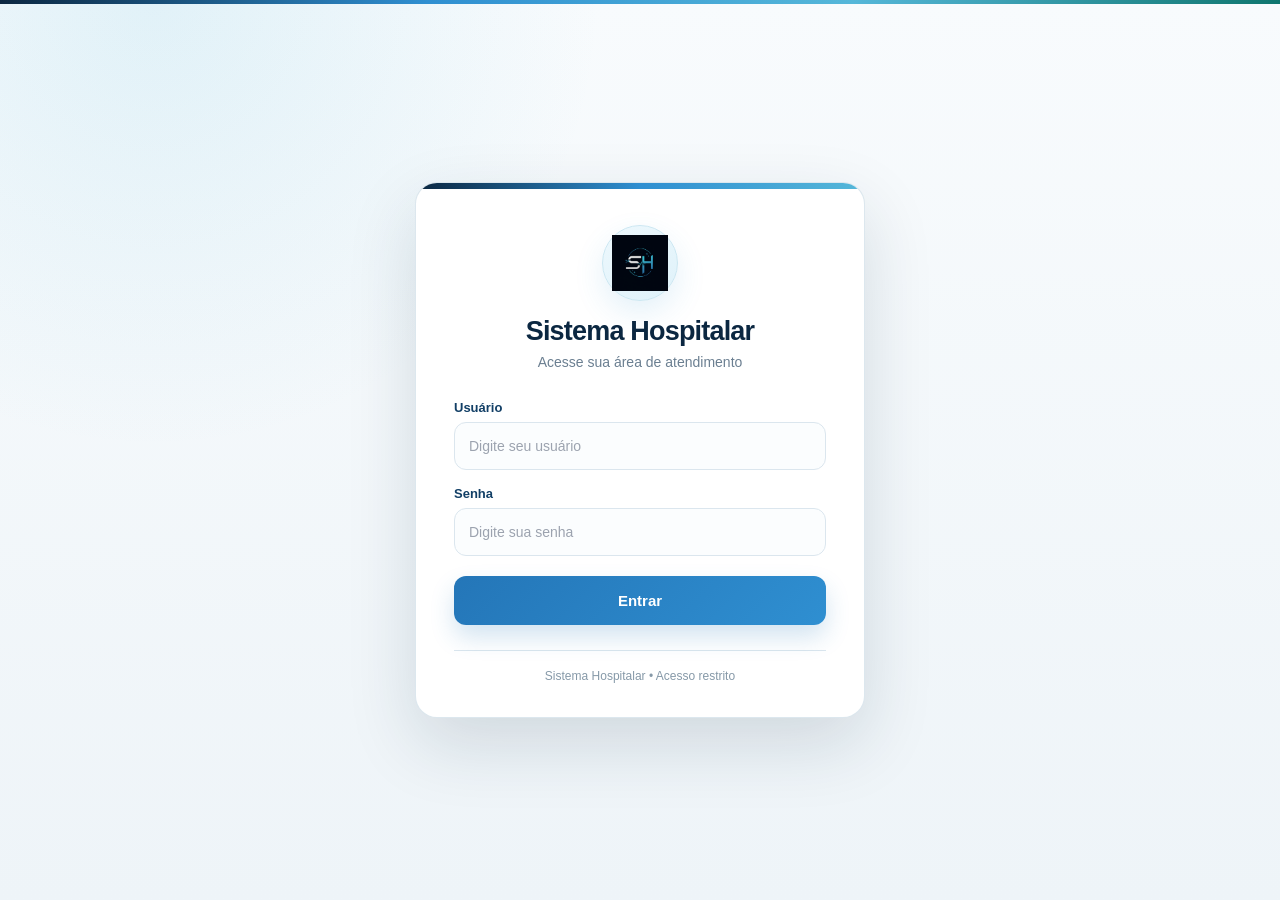
<file: frontend/index.html>
<!DOCTYPE html>
<html lang="pt-BR">
<head>
    <meta charset="UTF-8">
    <meta name="viewport" content="width=device-width, initial-scale=1.0">

    <title>Login - Sistema Hospitalar</title>

    <style>
        * {
            box-sizing: border-box;
            margin: 0;
            padding: 0;
        }

        body {
            min-height: 100vh;
            font-family: Arial, Helvetica, sans-serif;
            background: #eef1f5;
            color: #1f2937;

            display: flex;
            justify-content: center;
            align-items: center;

            padding: 20px;
        }

        /* =========================
           CONTAINER
        ========================= */

        .container {
            width: 100%;
            max-width: 420px;

            background: #ffffff;

            padding: 38px 35px;

            border-radius: 16px;

            border-top: 5px solid #2563eb;

            box-shadow:
                0 8px 25px rgba(0, 0, 0, 0.08);
        }

        /* =========================
           CABEÇALHO
        ========================= */

        .cabecalho {
            text-align: center;
            margin-bottom: 30px;
        }

        .icone {
            width: 62px;
            height: 62px;

            margin: 0 auto 15px;

            border-radius: 50%;

            background: #eff6ff;

            display: flex;
            justify-content: center;
            align-items: center;

            font-size: 30px;
        }

        h1 {
            color: #1e3a8a;
            font-size: 24px;
            margin-bottom: 7px;
        }

        .subtitulo {
            color: #6b7280;
            font-size: 14px;
        }

        /* =========================
           FORMULÁRIO
        ========================= */

        .formulario {
            display: grid;
            gap: 16px;
        }

        .campo {
            display: grid;
            gap: 7px;
        }

        .campo label {
            font-size: 13px;
            font-weight: bold;
            color: #374151;
        }

        .campo input {
            width: 100%;

            padding: 13px 14px;

            border: 1px solid #d1d5db;
            border-radius: 8px;

            font-family: inherit;
            font-size: 14px;

            outline: none;

            background: #ffffff;

            transition: 0.2s;
        }

        .campo input:focus {
            border-color: #2563eb;

            box-shadow:
                0 0 0 3px rgba(37, 99, 235, 0.10);
        }

        .campo input::placeholder {
            color: #9ca3af;
        }

        /* =========================
           BOTÃO
        ========================= */

        .btn-entrar {
            width: 100%;

            border: none;
            border-radius: 8px;

            padding: 13px;

            margin-top: 4px;

            background: #2563eb;
            color: #ffffff;

            font-size: 15px;
            font-weight: bold;

            cursor: pointer;

            transition: 0.2s;
        }

        .btn-entrar:hover {
            background: #1d4ed8;
        }

        .btn-entrar:active {
            transform: translateY(1px);
        }

        .btn-entrar:disabled {
            opacity: 0.65;
            cursor: not-allowed;
        }

        /* =========================
           STATUS
        ========================= */

        .status {
            display: none;

            padding: 11px 12px;

            border-radius: 8px;

            font-size: 13px;
            font-weight: bold;

            text-align: center;
        }

        .status.erro {
            display: block;

            background: #fee2e2;
            border: 1px solid #fecaca;

            color: #991b1b;
        }

        /* =========================
           RODAPÉ
        ========================= */

        .rodape {
            margin-top: 25px;

            padding-top: 18px;

            border-top: 1px solid #e5e7eb;

            text-align: center;

            color: #9ca3af;

            font-size: 12px;
        }

        /* =========================
           RESPONSIVO
        ========================= */

        @media (max-width: 480px) {

            body {
                padding: 15px;
            }

            .container {
                padding: 30px 22px;
            }

            h1 {
                font-size: 22px;
            }
        }
    
        /* ===== Sentinela Design System v2 ===== */
        :root{
            --sn-bg:#eef4f8;
            --sn-surface:#fff;
            --sn-navy:#0b2741;
            --sn-navy2:#123f66;
            --sn-blue:#2476b8;
            --sn-blue2:#2f8fd1;
            --sn-cyan:#55b7d9;
            --sn-teal:#0f766e;
            --sn-text:#142536;
            --sn-muted:#6b7f91;
            --sn-line:#dbe6ee;
            --sn-shadow:0 18px 50px rgba(16,45,70,.10);
            --sn-shadow-soft:0 8px 24px rgba(16,45,70,.07);
        }
        body{
            font-family:Inter,ui-sans-serif,-apple-system,BlinkMacSystemFont,"Segoe UI",Roboto,Arial,sans-serif;
            background:radial-gradient(circle at 12% 0%,rgba(85,183,217,.14),transparent 28rem),linear-gradient(180deg,#f8fbfd,var(--sn-bg));
            color:var(--sn-text);
        }
        body::before{
            content:"";
            position:fixed;
            inset:0 0 auto 0;
            height:4px;
            background:linear-gradient(90deg,var(--sn-navy),var(--sn-blue2),var(--sn-cyan),var(--sn-teal));
            z-index:9999;
        }
        input,select,textarea,button{font-family:inherit}

        .container{
            max-width:450px;
            padding:42px 38px 34px;
            border-radius:22px;
            border:1px solid rgba(219,230,238,.95);
            border-top:1px solid rgba(219,230,238,.95);
            box-shadow:0 26px 70px rgba(11,39,65,.14);
            position:relative;
            overflow:hidden;
        }
        .container::before{
            content:"";
            position:absolute;
            top:0;left:0;right:0;
            height:6px;
            background:linear-gradient(90deg,var(--sn-navy),var(--sn-blue2),var(--sn-cyan));
        }
        .icone{
            width:76px;height:76px;
            background:linear-gradient(145deg,#edf8fd,#dff2fa);
            border:1px solid #cce7f2;
            box-shadow:0 12px 30px rgba(47,143,209,.13);
        }
        .icone img{width:56px;height:56px;object-fit:contain}
        h1{color:var(--sn-navy);font-size:27px;letter-spacing:-.03em}
        .subtitulo{font-size:14px;color:var(--sn-muted)}
        .campo label{color:var(--sn-navy2);font-weight:750}
        .campo input{
            min-height:48px;
            border-radius:12px;
            border-color:var(--sn-line);
            background:#fbfdfe;
        }
        .campo input:focus{border-color:var(--sn-blue2);box-shadow:0 0 0 4px rgba(47,143,209,.11);background:#fff}
        .btn-entrar{
            min-height:49px;
            border-radius:12px;
            background:linear-gradient(135deg,var(--sn-blue),var(--sn-blue2));
            box-shadow:0 12px 24px rgba(36,118,184,.20);
        }
        .btn-entrar:hover{background:linear-gradient(135deg,#1d679f,#247fba);transform:translateY(-1px)}
        .rodape{color:#8699a8;border-top-color:var(--sn-line)}

    </style>
</head>

<body>

    <main class="container">

        <div class="cabecalho">

            <div class="icone">
                <img src="logo-sh.png" alt="Sentinela">
            </div>

            <h1>Sistema Hospitalar</h1>

            <p class="subtitulo">
                Acesse sua área de atendimento
            </p>

        </div>


        <form class="formulario" onsubmit="login(event)">

            <div class="campo">

                <label for="usuario">
                    Usuário
                </label>

                <input
                    type="text"
                    id="usuario"
                    placeholder="Digite seu usuário"
                    autocomplete="username"
                    required>

            </div>


            <div class="campo">

                <label for="senha">
                    Senha
                </label>

                <input
                    type="password"
                    id="senha"
                    placeholder="Digite sua senha"
                    autocomplete="current-password"
                    required>

            </div>


            <div
                id="status"
                class="status">
            </div>


            <button
                type="submit"
                id="btnEntrar"
                class="btn-entrar">

                Entrar

            </button>

        </form>


        <div class="rodape">
            Sistema Hospitalar • Acesso restrito
        </div>

    </main>


    <script>

        async function login(event) {

            event.preventDefault();

            const usuarioInput =
                document.getElementById("usuario");

            const senhaInput =
                document.getElementById("senha");

            const btnEntrar =
                document.getElementById("btnEntrar");

            const status =
                document.getElementById("status");


            const usuario =
                usuarioInput.value.trim();

            const senha =
                senhaInput.value;


            status.className = "status";
            status.textContent = "";


            if (!usuario || !senha) {

                mostrarErro(
                    "Preencha usuário e senha."
                );

                return;
            }


            btnEntrar.disabled = true;
            btnEntrar.textContent = "Entrando...";


            try {

                /*
                 * ALTERAÇÃO PRINCIPAL:
                 * A requisição agora usa a mesma origem
                 * do servidor Express.
                 */
                const resposta = await fetch(
                    "/login",
                    {
                        method: "POST",

                        headers: {
                            "Content-Type": "application/json"
                        },

                        body: JSON.stringify({
                            usuario: usuario,
                            senha: senha
                        })
                    }
                );


                const data = await resposta.json();


                if (!resposta.ok) {

                    mostrarErro(
                        data.erro ||
                        "Usuário ou senha inválidos."
                    );

                    return;
                }


                if (data.tipo === "triagem") {

                    location.href = "triagem.html";

                    return;
                }


                if (data.tipo === "medico") {

                    location.href = "medico.html";

                    return;
                }


                if (data.tipo === "atendimento") {

                    location.href = "atendimento.html";

                    return;
                }


                mostrarErro(
                    "Tipo de usuário não reconhecido."
                );


            } catch (erro) {

                console.error(
                    "Erro ao realizar login:",
                    erro
                );

                mostrarErro(
                    "Não foi possível conectar ao servidor."
                );

            } finally {

                btnEntrar.disabled = false;
                btnEntrar.textContent = "Entrar";

            }
        }


        function mostrarErro(mensagem) {

            const status =
                document.getElementById("status");

            status.textContent = mensagem;
            status.className = "status erro";

        }

    </script>

</body>
</html>
</file>
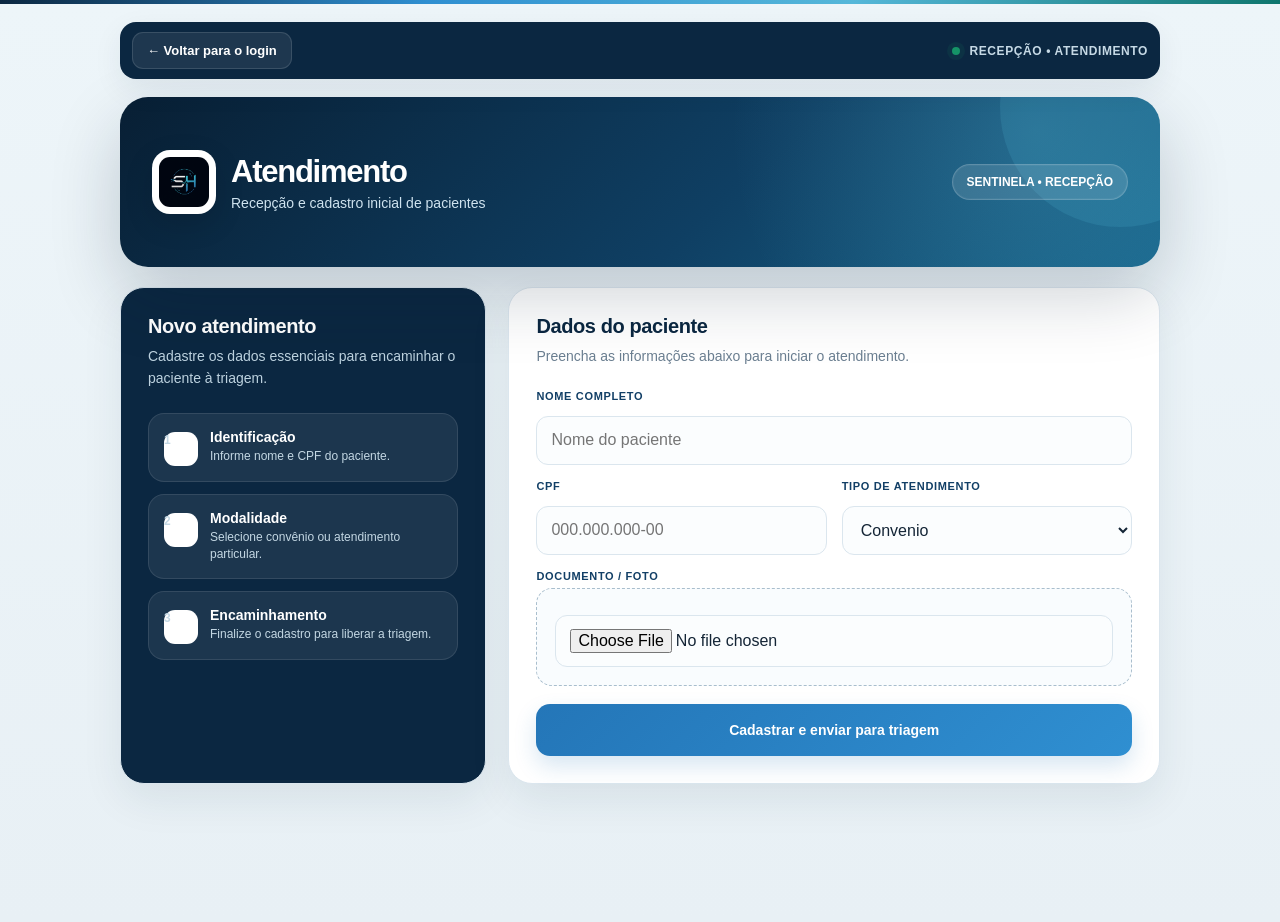
<file: frontend/atendimento.html>
<!DOCTYPE html>
<html lang="pt-BR">
<head>
  <meta charset="UTF-8">
  <meta name="viewport" content="width=device-width, initial-scale=1.0">
  <title>Atendimento - Sentinela</title>
  <link rel="stylesheet" href="css/style.css">
  <style>
    .page-shell{width:min(1040px,calc(100% - 28px));margin:34px auto}
    .hero{display:flex;align-items:center;justify-content:space-between;gap:20px;padding:26px 28px;background:linear-gradient(135deg,#0b2741,#174f78);color:white;border-radius:22px;box-shadow:0 22px 55px rgba(11,39,65,.18);margin-bottom:20px;position:relative;overflow:hidden}
    .hero::after{content:"";position:absolute;width:240px;height:240px;border-radius:50%;background:rgba(85,183,217,.16);right:-80px;top:-110px}
    .hero-brand{display:flex;align-items:center;gap:15px;position:relative;z-index:1}
    .hero-logo{width:58px;height:58px;border-radius:16px;background:white;padding:7px;object-fit:contain}
    .hero h1{margin:0;color:white;font-size:28px}
    .hero p{margin:5px 0 0;color:#cfe3ef;font-size:14px}
    .badge{position:relative;z-index:1;padding:8px 12px;border-radius:999px;background:rgba(255,255,255,.12);border:1px solid rgba(255,255,255,.18);font-weight:700;font-size:12px}
    .workspace{display:grid;grid-template-columns:.78fr 1.22fr;gap:20px}
    .info-panel,.form-panel{background:white;border:1px solid var(--line);border-radius:20px;box-shadow:var(--shadow-soft);padding:24px}
    .info-panel{background:linear-gradient(180deg,#f9fcfe,#f2f8fb)}
    .info-panel h2,.form-panel h2{margin:0 0 8px;font-size:20px}
    .info-panel p,.form-panel>p{margin:0;color:var(--muted);line-height:1.55;font-size:14px}
    .steps{display:grid;gap:12px;margin-top:24px}
    .step{display:flex;gap:12px;align-items:flex-start;padding:13px;border-radius:14px;background:white;border:1px solid var(--line)}
    .step-number{width:30px;height:30px;flex:0 0 30px;border-radius:10px;display:grid;place-items:center;background:#eaf5fb;color:var(--blue);font-weight:900}
    .step strong{display:block;color:var(--navy);font-size:14px}.step span{display:block;margin-top:3px;color:var(--muted);font-size:12px;line-height:1.4}
    .form-grid{display:grid;grid-template-columns:1fr 1fr;gap:15px;margin-top:22px}
    .field{display:grid;gap:6px}.field.full{grid-column:1/-1}.field label{font-size:12px;font-weight:800;color:var(--navy-2);text-transform:uppercase;letter-spacing:.04em}
    .file-box{border:1px dashed #a9becd;border-radius:14px;padding:16px;background:#f9fcfe}
    .primary{margin-top:18px}
    @media(max-width:780px){.workspace{grid-template-columns:1fr}.hero{align-items:flex-start}.badge{display:none}.form-grid{grid-template-columns:1fr}.field.full{grid-column:auto}.page-shell{margin:18px auto}}
  
        /* Sentinela restyle v3 */

    body{background:linear-gradient(180deg,#edf5f9 0%,#e8f0f5 100%)}
    .page-shell{margin-top:18px}
    .hero{
      min-height:150px;
      padding:30px 32px;
      border-radius:26px;
      background:
        radial-gradient(circle at 88% 20%,rgba(103,198,228,.22),transparent 19rem),
        linear-gradient(135deg,#081f34 0%,#0f3f63 58%,#17648a 100%);
      box-shadow:0 28px 70px rgba(8,31,52,.20)
    }
    .hero-logo{width:64px;height:64px;border-radius:18px;box-shadow:0 10px 30px rgba(0,0,0,.12)}
    .hero h1{font-size:31px;letter-spacing:-.04em}
    .badge{padding:10px 14px;box-shadow:inset 0 0 0 1px rgba(255,255,255,.04)}
    .workspace{gap:22px}
    .info-panel,.form-panel{border-radius:22px;padding:27px;box-shadow:0 16px 42px rgba(16,45,70,.08)}
    .info-panel{background:linear-gradient(160deg,#f8fcfe,#eef7fb)}
    .step{padding:15px;border-radius:16px;transition:.18s ease}
    .step:hover{transform:translateX(3px);border-color:#c5dce9;box-shadow:0 9px 22px rgba(16,45,70,.06)}
    .step-number{width:34px;height:34px;flex-basis:34px;border-radius:11px}
    .field label{font-size:11px;letter-spacing:.06em}
    .field input,.field select{min-height:49px}
    .file-box{padding:18px;border-radius:16px}
    .primary{min-height:52px;font-size:14px;border-radius:14px}

    
        /* Sentinela redesign v4 */

    .sn-topbar{max-width:1040px!important;background:#0b2741!important;border:0!important}
    .sn-back{background:rgba(255,255,255,.08)!important;border-color:rgba(255,255,255,.12)!important;color:#fff!important}
    .sn-page-label{color:#c6d9e5!important}
    .page-shell{margin-top:18px!important}
    .hero{border-radius:28px!important;min-height:170px!important}
    .workspace{grid-template-columns:.72fr 1.28fr!important}
    .info-panel,.form-panel{border-radius:24px!important}
    .info-panel{background:#0b2741!important;color:white!important}
    .info-panel h2{color:#fff!important}
    .info-panel p{color:#bdd2df!important}
    .step{background:rgba(255,255,255,.07)!important;border-color:rgba(255,255,255,.10)!important}
    .step strong{color:#fff!important}.step span{color:#c3d7e3!important}
    .step-number{background:#fff!important;color:#0b2741!important}
    .primary{width:100%!important}

    </style>
</head>
<body>
  <nav class="sn-topbar">
    <a class="sn-back" href="index.html">← Voltar para o login</a>
    <div class="sn-page-label"><span class="sn-page-dot"></span>Recepção • Atendimento</div>
  </nav>

  <main class="page-shell">
    <section class="hero">
      <div class="hero-brand">
        <img class="hero-logo" src="logo-sh.png" alt="Sentinela">
        <div><h1>Atendimento</h1><p>Recepção e cadastro inicial de pacientes</p></div>
      </div>
      <span class="badge">SENTINELA • RECEPÇÃO</span>
    </section>

    <section class="workspace">
      <aside class="info-panel">
        <h2>Novo atendimento</h2>
        <p>Cadastre os dados essenciais para encaminhar o paciente à triagem.</p>
        <div class="steps">
          <div class="step"><span class="step-number">1</span><div><strong>Identificação</strong><span>Informe nome e CPF do paciente.</span></div></div>
          <div class="step"><span class="step-number">2</span><div><strong>Modalidade</strong><span>Selecione convênio ou atendimento particular.</span></div></div>
          <div class="step"><span class="step-number">3</span><div><strong>Encaminhamento</strong><span>Finalize o cadastro para liberar a triagem.</span></div></div>
        </div>
      </aside>

      <section class="form-panel">
        <h2>Dados do paciente</h2>
        <p>Preencha as informações abaixo para iniciar o atendimento.</p>
        <div class="form-grid">
          <div class="field full"><label for="nome">Nome completo</label><input id="nome" placeholder="Nome do paciente"></div>
          <div class="field"><label for="cpf">CPF</label><input id="cpf" placeholder="000.000.000-00"></div>
          <div class="field"><label for="tipo">Tipo de atendimento</label><select id="tipo"><option>Convenio</option><option>Particular</option></select></div>
          <div class="field full"><label for="foto">Documento / foto</label><div class="file-box"><input type="file" id="foto"></div></div>
        </div>
        <button class="primary" onclick="cadastrar()">Cadastrar e enviar para triagem</button>
      </section>
    </section>
  </main>

<script>
function cadastrar(){
 fetch("http://localhost:3000/atendimento",{
  method:"POST",
  headers:{"Content-Type":"application/json"},
  body: JSON.stringify({
    nome: nome.value,
    cpf: cpf.value,
    tipo: tipo.value
  })
 });
 alert("Paciente enviado para triagem");
}
</script>
</body>
</html>
</file>
<file: frontend/css/style.css>
:root{
  --bg:#eef4f8;
  --surface:#ffffff;
  --surface-soft:#f7fafc;
  --navy:#0b2741;
  --navy-2:#123f66;
  --blue:#2476b8;
  --blue-2:#2f8fd1;
  --cyan:#55b7d9;
  --teal:#0f766e;
  --green:#159467;
  --danger:#c94b4b;
  --warning:#c18a19;
  --text:#142536;
  --muted:#6b7f91;
  --line:#dbe6ee;
  --shadow:0 18px 50px rgba(16,45,70,.10);
  --shadow-soft:0 8px 24px rgba(16,45,70,.07);
  --radius:18px;
}

*{box-sizing:border-box}

html{scroll-behavior:smooth}

body{
  margin:0;
  font-family:Inter,ui-sans-serif,-apple-system,BlinkMacSystemFont,"Segoe UI",Roboto,Arial,sans-serif;
  background:
    radial-gradient(circle at 12% 0%,rgba(85,183,217,.15),transparent 28rem),
    linear-gradient(180deg,#f7fbfd 0%,var(--bg) 100%);
  color:var(--text);
  min-height:100vh;
}

body::before{
  content:"";
  position:fixed;
  inset:0 0 auto 0;
  height:4px;
  background:linear-gradient(90deg,var(--navy),var(--blue-2),var(--cyan),var(--teal));
  z-index:9999;
}

.container{
  width:min(1120px,calc(100% - 32px));
  margin:34px auto;
  background:rgba(255,255,255,.94);
  padding:28px;
  border:1px solid rgba(219,230,238,.95);
  border-radius:var(--radius);
  box-shadow:var(--shadow);
  backdrop-filter:blur(12px);
}

h1,h2,h3{letter-spacing:-.02em}
h1,h2{color:var(--navy)}
h2{margin:0 0 20px;font-size:clamp(1.45rem,2vw,2rem)}
h3{margin:0 0 10px;color:var(--navy-2)}

input,select,textarea,button{
  font:inherit;
}

input,select,textarea{
  width:100%;
  padding:13px 14px;
  margin-top:8px;
  border-radius:12px;
  border:1px solid var(--line);
  background:#fbfdfe;
  color:var(--text);
  outline:none;
  transition:border-color .18s ease,box-shadow .18s ease,background .18s ease;
}

input:focus,select:focus,textarea:focus{
  border-color:var(--blue-2);
  background:#fff;
  box-shadow:0 0 0 4px rgba(47,143,209,.11);
}

textarea{min-height:110px;resize:vertical}

button{
  width:100%;
  padding:13px 16px;
  margin-top:12px;
  border-radius:12px;
  border:0;
  background:linear-gradient(135deg,var(--blue),var(--blue-2));
  color:white;
  font-weight:800;
  cursor:pointer;
  box-shadow:0 10px 22px rgba(36,118,184,.18);
  transition:transform .16s ease,box-shadow .16s ease,filter .16s ease;
}

button:hover{
  transform:translateY(-1px);
  filter:saturate(1.06);
  box-shadow:0 13px 28px rgba(36,118,184,.22);
}

button:active{transform:translateY(0)}

.card{
  position:relative;
  border:1px solid var(--line);
  padding:19px;
  margin:14px 0;
  border-radius:16px;
  background:linear-gradient(180deg,#fff,#fbfdfe);
  box-shadow:var(--shadow-soft);
  overflow:hidden;
}

.card::before{
  content:"";
  position:absolute;
  left:0;top:0;bottom:0;
  width:4px;
  background:linear-gradient(180deg,var(--blue-2),var(--cyan));
}

.card p{margin:9px 0;color:#53697c;line-height:1.55}
.card b{color:var(--navy-2)}

.verde,.amarelo,.vermelho{
  display:inline-flex;
  align-items:center;
  padding:6px 10px;
  border-radius:999px;
  font-size:.8rem;
  font-weight:800;
}

.verde{background:#dcfce7;color:#166534}
.amarelo{background:#fef3c7;color:#92400e}
.vermelho{background:#fee2e2;color:#991b1b}

@media(max-width:700px){
  .container{
    width:min(100% - 20px,1120px);
    margin:18px auto;
    padding:18px;
    border-radius:15px;
  }
}


/* ===== Sentinela navigation v3 ===== */
.sn-topbar{
  width:min(1120px,calc(100% - 32px));
  margin:22px auto 0;
  display:flex;
  align-items:center;
  justify-content:space-between;
  gap:14px;
  padding:10px 12px;
  border:1px solid rgba(219,230,238,.95);
  border-radius:16px;
  background:rgba(255,255,255,.88);
  box-shadow:0 10px 30px rgba(16,45,70,.07);
  backdrop-filter:blur(14px);
  position:relative;
  z-index:30;
}

.sn-back{
  width:auto;
  margin:0;
  padding:10px 14px;
  display:inline-flex;
  align-items:center;
  gap:8px;
  text-decoration:none;
  color:var(--navy-2);
  background:#f8fbfd;
  border:1px solid var(--line);
  border-radius:11px;
  box-shadow:none;
  font-weight:800;
  font-size:13px;
  transition:transform .16s ease,background .16s ease,border-color .16s ease;
}

.sn-back:hover{
  transform:translateY(-1px);
  background:#fff;
  border-color:#b9cedd;
}

.sn-page-label{
  display:flex;
  align-items:center;
  gap:9px;
  color:var(--muted);
  font-size:12px;
  font-weight:800;
  letter-spacing:.05em;
  text-transform:uppercase;
}

.sn-page-dot{
  width:8px;
  height:8px;
  border-radius:50%;
  background:var(--green);
  box-shadow:0 0 0 5px rgba(21,148,103,.10);
}

@media(max-width:700px){
  .sn-topbar{
    width:min(100% - 20px,1120px);
    margin-top:14px;
  }
  .sn-page-label{display:none}
  .sn-back{width:auto}
}
</file>
